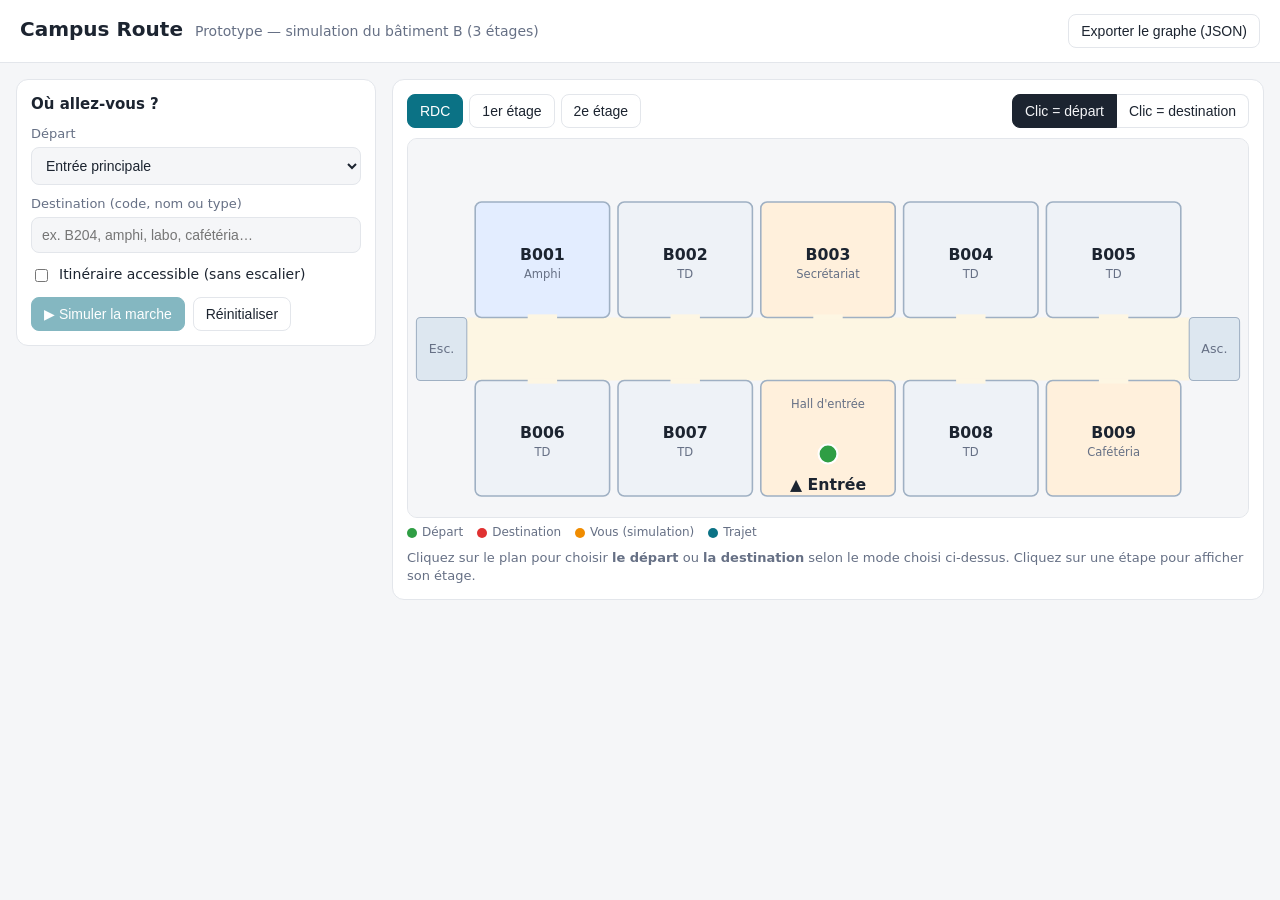
<file: prototype/campus_route_prototype.html>
<!doctype html>
<html lang="fr">
<head>
<meta charset="utf-8">
<meta name="viewport" content="width=device-width,initial-scale=1">
<title>Campus Route — Prototype</title>
<style>
:root{
  --bg:#f5f6f8;--panel:#fff;--ink:#1c2430;--muted:#667085;--line:#e3e6eb;
  --accent:#0b7285;--accent-ink:#fff;--room:#eef2f7;--room-line:#9fb0c3;--corr:#fdf6e3;
  --svc:#dde7f0;--route:#0b7285;--start:#2f9e44;--dest:#e03131;
  --amph:#e3edff;--lab:#e6f6ec;--serv:#fff0dc;--info:#f0ecff;--hatch:#d5dbe3;
}
@media (prefers-color-scheme:dark){
  :root{--bg:#12161c;--panel:#1b212a;--ink:#e8ecf2;--muted:#9aa5b4;--line:#2a323d;
  --accent:#3bc9db;--accent-ink:#06222a;--room:#232b36;--room-line:#56667c;--corr:#2b2a22;
  --svc:#2c3a48;--route:#3bc9db;--start:#51cf66;--dest:#ff6b6b;
  --amph:#1f2d4a;--lab:#1f3a2a;--serv:#40301a;--info:#2d2748;--hatch:#2f3844;}
}
*{box-sizing:border-box}
body{margin:0;font-family:system-ui,-apple-system,"Segoe UI",Roboto,sans-serif;background:var(--bg);color:var(--ink);line-height:1.4}
header{padding:14px 20px;border-bottom:1px solid var(--line);background:var(--panel);display:flex;align-items:baseline;gap:12px;flex-wrap:wrap}
header h1{margin:0;font-size:20px}
header span{color:var(--muted);font-size:14px}
header button{margin-left:auto}
main{display:grid;grid-template-columns:360px 1fr;gap:16px;padding:16px;max-width:1300px;margin:0 auto}
@media(max-width:900px){main{grid-template-columns:1fr}}
.card{background:var(--panel);border:1px solid var(--line);border-radius:12px;padding:14px}
.card h2{margin:0 0 10px;font-size:15px}
label{display:block;font-size:13px;color:var(--muted);margin:10px 0 4px}
input[type=text],select{width:100%;padding:9px 10px;border:1px solid var(--line);border-radius:8px;background:var(--bg);color:var(--ink);font-size:14px}
button{cursor:pointer;border:1px solid var(--line);background:var(--panel);color:var(--ink);padding:8px 12px;border-radius:8px;font-size:14px}
button.primary{background:var(--accent);color:var(--accent-ink);border-color:var(--accent)}
button:disabled{opacity:.5;cursor:default}
.row{display:flex;gap:8px;align-items:center;flex-wrap:wrap}
.check{display:flex;gap:8px;align-items:center;font-size:14px;color:var(--ink);margin:12px 0 0}
ul.results{list-style:none;margin:4px 0 0;padding:0;border:1px solid var(--line);border-radius:8px;overflow:hidden}
ul.results:empty{display:none}
ul.results li{padding:8px 10px;cursor:pointer;font-size:14px;border-bottom:1px solid var(--line)}
ul.results li:last-child{border-bottom:0}
ul.results li:hover{background:var(--bg)}
ul.results small{color:var(--muted)}
.side{display:flex;flex-direction:column;gap:12px}
.info{background:var(--info);border-radius:10px;padding:10px 12px;font-size:14px}
.info b{font-size:16px}
.badge{display:inline-block;font-size:12px;padding:2px 8px;border-radius:99px;background:var(--bg);border:1px solid var(--line);margin:4px 4px 0 0}
.summary{font-size:14px;margin-bottom:8px}
ol.steps{list-style:none;margin:0;padding:0;display:flex;flex-direction:column;gap:4px}
ol.steps li{display:flex;gap:10px;align-items:flex-start;padding:8px;border-radius:8px;cursor:pointer;font-size:14px}
ol.steps li:hover{background:var(--bg)}
ol.steps li.active{background:var(--bg);outline:2px solid var(--accent)}
ol.steps .ic{flex:0 0 26px;height:26px;border-radius:50%;background:var(--accent);color:var(--accent-ink);display:grid;place-items:center;font-weight:700;font-size:14px}
ol.steps small{display:block;color:var(--muted)}
.tabs{display:flex;gap:6px;margin-bottom:10px;flex-wrap:wrap;align-items:center}
.tabs button.on{background:var(--accent);color:var(--accent-ink);border-color:var(--accent)}
.tabs button .dot{display:inline-block;width:8px;height:8px;border-radius:50%;background:var(--dest);margin-left:6px}
.seg{margin-left:auto;display:flex;gap:0}
.seg button{border-radius:0}
.seg button:first-child{border-radius:8px 0 0 8px}
.seg button:last-child{border-radius:0 8px 8px 0;border-left:0}
.seg button.on{background:var(--ink);color:var(--bg);border-color:var(--ink)}
svg{width:100%;height:auto;display:block;border-radius:10px;border:1px solid var(--line);background:var(--bg)}
svg .bg{fill:var(--bg)}
svg .corr{fill:var(--corr)}
svg .svc{fill:var(--svc);stroke:var(--room-line)}
svg .room{fill:var(--room);stroke:var(--room-line);stroke-width:1.5}
svg .room.t-amph{fill:var(--amph)}
svg .room.t-lab{fill:var(--lab)}
svg .room.t-serv{fill:var(--serv)}
svg .room.dest{stroke:var(--dest);stroke-width:3}
svg .room.start{stroke:var(--start);stroke-width:3}
svg .atrium{fill:var(--hatch);stroke:var(--room-line);stroke-dasharray:4 4}
svg .code{font-size:15px;font-weight:700;fill:var(--ink)}
svg .tag{font-size:11px;fill:var(--muted)}
svg .lbl{font-size:12px;fill:var(--muted)}
svg .door{fill:var(--corr)}
svg .route{fill:none;stroke:var(--route);stroke-width:5;stroke-linecap:round;stroke-linejoin:round;stroke-dasharray:10 8;animation:dash 1s linear infinite}
@keyframes dash{to{stroke-dashoffset:-18}}
svg .mk-start{fill:var(--start);stroke:#fff;stroke-width:2}
svg .mk-dest{fill:var(--dest);stroke:#fff;stroke-width:2}
svg .walker{fill:#f08c00;stroke:#fff;stroke-width:3}
.hint{font-size:13px;color:var(--muted);margin-top:8px}
.legend{display:flex;gap:14px;flex-wrap:wrap;font-size:12px;color:var(--muted);margin-top:6px}
.legend i{display:inline-block;width:10px;height:10px;border-radius:50%;margin-right:5px;vertical-align:middle}
.toast{position:fixed;bottom:16px;left:50%;transform:translateX(-50%);background:var(--ink);color:var(--bg);padding:8px 14px;border-radius:8px;font-size:14px;opacity:0;transition:opacity .2s;pointer-events:none}
.toast.show{opacity:1}
</style>
</head>
<body>
<header>
  <h1>Campus Route</h1>
  <span>Prototype — simulation du bâtiment B (3 étages)</span>
  <button id="btnExport" title="Télécharger le graphe de navigation au format JSON">Exporter le graphe (JSON)</button>
</header>

<main>
  <div class="side">
    <div class="card">
      <h2>Où allez-vous ?</h2>
      <label for="start">Départ</label>
      <select id="start"></select>

      <label for="q">Destination (code, nom ou type)</label>
      <input type="text" id="q" placeholder="ex. B204, amphi, labo, cafétéria…" autocomplete="off">
      <ul class="results" id="results"></ul>

      <label class="check"><input type="checkbox" id="avoid"> Itinéraire accessible (sans escalier)</label>
      <div class="row" style="margin-top:12px">
        <button id="btnWalk" class="primary" disabled>▶ Simuler la marche</button>
        <button id="btnReset">Réinitialiser</button>
      </div>
    </div>

    <div class="card" id="infoCard" hidden>
      <h2>Lieu</h2>
      <div class="info" id="info"></div>
    </div>

    <div class="card" id="routeCard" hidden>
      <h2>Itinéraire</h2>
      <div class="summary" id="summary"></div>
      <ol class="steps" id="steps"></ol>
    </div>
  </div>

  <div class="card">
    <div class="tabs" id="tabs"></div>
    <svg id="plan" viewBox="0 0 800 360" role="img" aria-label="Plan de l'étage"></svg>
    <div class="legend">
      <span><i style="background:var(--start)"></i>Départ</span>
      <span><i style="background:var(--dest)"></i>Destination</span>
      <span><i style="background:#f08c00"></i>Vous (simulation)</span>
      <span><i style="background:var(--route)"></i>Trajet</span>
    </div>
    <div class="hint">Cliquez sur le plan pour choisir <b>le départ</b> ou <b>la destination</b> selon le mode choisi ci-dessus. Cliquez sur une étape pour afficher son étage.</div>
  </div>
</main>
<div class="toast" id="toast"></div>

<script>
// ==== CORE ====
// Moteur pur (sans DOM) : données du bâtiment, graphe, Dijkstra, instructions.
// Cette logique sera portée telle quelle vers Spring Boot (étape B).
const SCALE = 0.07;                 // 1 pixel du plan = 0,07 m
const FLOORS = [0, 1, 2];
const CX = i => 128 + 136 * i;      // abscisse du centre de chaque "case" du bâtiment

const SPECIAL = {
  B001:{name:'Amphithéâtre Turing',type:'Amphithéâtre',tag:'Amphi',cap:120,eq:['Vidéoprojecteur','Sonorisation','Prises']},
  B003:{name:'Secrétariat pédagogique',type:'Service',tag:'Secrétariat',cap:8,eq:['Accueil']},
  B009:{name:'Cafétéria',type:'Service',tag:'Cafétéria',cap:60,eq:['Distributeurs','Micro-ondes']},
  B104:{name:'Laboratoire de réseaux',type:'Laboratoire',tag:'Labo',cap:24,eq:['Postes réseau','Baies','Vidéoprojecteur']},
  B108:{name:'Salle informatique 1',type:'Salle informatique',tag:'Info',cap:30,eq:['30 PC','Vidéoprojecteur']},
  B203:{name:'Laboratoire de sécurité',type:'Laboratoire',tag:'Labo',cap:20,eq:['Postes dédiés','Vidéoprojecteur']},
  B207:{name:'Salle informatique 2',type:'Salle informatique',tag:'Info',cap:30,eq:['30 PC','Vidéoprojecteur']},
};

const nodes = {}, edges = [], rooms = [], adj = {};
function addNode(id, floor, x, y, type, label){ nodes[id] = {id, floor, x, y, type, label}; adj[id] = []; }
function addEdge(a, b, w, kind = 'walk'){
  edges.push({a, b, w, kind});
  adj[a].push({to: b, w, kind});
  adj[b].push({to: a, w, kind});
}

FLOORS.forEach(f => {
  // couloir
  for (let i = 0; i < 5; i++){
    addNode(`C${f}_${i}`, f, CX(i), 200, 'corridor', 'Couloir');
    if (i > 0) addEdge(`C${f}_${i-1}`, `C${f}_${i}`, 136);
  }
  // escalier (gauche) et ascenseur (droite)
  addNode(`S${f}`, f, 32, 200, 'stairs', 'Escalier');
  addNode(`E${f}`, f, 768, 200, 'elevator', 'Ascenseur');
  addEdge(`S${f}`, `C${f}_0`, 96);
  addEdge(`E${f}`, `C${f}_4`, 96);
  if (f > 0){
    addEdge(`S${f-1}`, `S${f}`, 140, 'stairs');     // monter à pied coûte plus cher
    addEdge(`E${f-1}`, `E${f}`, 90, 'elevator');    // attente + trajet
  }
  // salles : 5 en haut, 4 en bas (le centre du bas est le hall / l'atrium)
  for (let k = 0; k < 9; k++){
    const top = k < 5;
    const slot = top ? k : [0, 1, 3, 4][k - 5];
    const code = `B${f}0${k + 1}`;
    const sp = SPECIAL[code] || {};
    const room = {
      code, floor: f, slot, top,
      name: sp.name || `Salle de TD ${code}`,
      type: sp.type || 'Salle de TD',
      tag: sp.tag || 'TD',
      cap: sp.cap || 30,
      eq: sp.eq || ['Tableau', 'Vidéoprojecteur'],
    };
    rooms.push(room);
    addNode(code, f, CX(slot), top ? 115 : 285, 'room', code);
    addEdge(code, `C${f}_${slot}`, 85);
  }
});
addNode('ENTREE', 0, 400, 300, 'entrance', 'Entrée principale');
addEdge('ENTREE', 'C0_2', 100);

function floorName(f){ return f === 0 ? 'RDC' : f === 1 ? '1er étage' : `${f}e étage`; }
function roomByCode(c){ return rooms.find(r => r.code === c); }

// Parse un code de salle selon la convention : lettre = bâtiment, 1er chiffre = étage
function parseRoomCode(code){
  const m = /^([A-Z])(\d)(\d{2})$/i.exec(code.replace(/\s+/g, ''));
  return m ? {building: m[1].toUpperCase(), floor: +m[2], number: m[3]} : null;
}

// Dijkstra : plus court chemin ; avoid = true exclut les escaliers
function dijkstra(src, dst, avoid = false){
  const dist = {}, prev = {}, done = {};
  Object.keys(nodes).forEach(k => dist[k] = Infinity);
  dist[src] = 0;
  for (;;){
    let u = null, best = Infinity;
    for (const k in dist) if (!done[k] && dist[k] < best){ best = dist[k]; u = k; }
    if (u === null || u === dst) break;
    done[u] = true;
    for (const e of adj[u]){
      if (avoid && e.kind === 'stairs') continue;
      const nd = dist[u] + e.w;
      if (nd < dist[e.to]){ dist[e.to] = nd; prev[e.to] = {from: u, edge: e}; }
    }
  }
  if (dist[dst] === Infinity) return null;
  const path = [dst], used = [];
  for (let c = dst; c !== src;){ const p = prev[c]; used.unshift(p.edge); path.unshift(p.from); c = p.from; }
  let walk = 0, extra = 0;
  used.forEach(e => { if (e.kind === 'walk') walk += e.w; else extra += e.kind === 'stairs' ? 12 : 25; });
  const meters = walk * SCALE;
  return {path, meters, secs: meters / 1.3 + extra};
}

// Transforme une liste de nœuds en instructions « façon GPS »
function buildSteps(path){
  const segs = [];
  let prevDir = null;
  for (let i = 1; i < path.length; i++){
    const a = nodes[path[i-1]], b = nodes[path[i]];
    if (a.floor !== b.floor){
      const last = segs[segs.length - 1];
      if (last && last.type === 'floor' && last.kind === a.type) last.to = b.floor;
      else segs.push({type: 'floor', kind: a.type, from: a.floor, to: b.floor, floor: a.floor, node: b.id});
      prevDir = null;
      continue;
    }
    const dx = b.x - a.x, dy = b.y - a.y, len = Math.hypot(dx, dy);
    const d = [dx / len, dy / len];
    const last = segs[segs.length - 1];
    if (last && last.type === 'walk' && prevDir && prevDir[0]*d[0] + prevDir[1]*d[1] > 0.99){
      last.len += len;
    } else {
      let turn = null;
      if (prevDir){
        const cross = prevDir[0]*d[1] - prevDir[1]*d[0];   // >0 : virage à droite (axe y vers le bas)
        const dot = prevDir[0]*d[0] + prevDir[1]*d[1];
        if (Math.abs(cross) > 0.3) turn = cross > 0 ? 'droite' : 'gauche';
        else if (dot < 0) turn = 'demi-tour';
      }
      segs.push({type: 'walk', len, turn, floor: a.floor, node: a.id});
    }
    prevDir = d;
  }

  const start = nodes[path[0]], dest = nodes[path[path.length - 1]];
  const steps = [{icon: '●', text: `Départ : ${start.label}`, sub: floorName(start.floor), floor: start.floor}];
  segs.forEach((s, idx) => {
    const isLast = idx === segs.length - 1;
    if (s.type === 'floor'){
      const up = s.to > s.from;
      const verb = up ? 'Montez' : 'Descendez';
      const text = s.kind === 'elevator'
        ? `Prenez l'ascenseur et ${verb.toLowerCase()} au ${floorName(s.to)}`
        : `${verb} par l'escalier jusqu'au ${floorName(s.to)}`;
      steps.push({icon: '↕', text, sub: `${floorName(s.from)} → ${floorName(s.to)}`, floor: s.from});
      return;
    }
    const m = Math.max(1, Math.round(s.len * SCALE));
    const before = segs[idx - 1];
    let t;
    if (s.turn === 'demi-tour') t = `Faites demi-tour et avancez de ${m} m`;
    else if (s.turn) t = `Tournez à ${s.turn} et avancez de ${m} m`;
    else if (before && before.type === 'floor')
      t = `Sortez ${before.kind === 'elevator' ? "de l'ascenseur" : "de l'escalier"} et avancez de ${m} m`;
    else if (idx === 0 && start.type === 'room') t = `Sortez de la salle ${start.label} et avancez de ${m} m`;
    else if (idx === 0 && start.type === 'entrance') t = `Depuis l'entrée, avancez de ${m} m jusqu'au couloir`;
    else t = `Avancez de ${m} m`;
    if (isLast) t += dest.type === 'room' ? ` jusqu'à la salle ${dest.label}` : ` jusqu'à : ${dest.label}`;
    const icon = s.turn === 'droite' ? '↱' : s.turn === 'gauche' ? '↰' : s.turn === 'demi-tour' ? '↶' : '↑';
    steps.push({icon, text: t, sub: floorName(s.floor), floor: s.floor});
  });
  const r = dest.type === 'room' ? roomByCode(dest.id) : null;
  steps.push({icon: '⚑', text: `Vous êtes arrivé : ${dest.label}`, sub: r ? `${r.name} · ${floorName(dest.floor)}` : floorName(dest.floor), floor: dest.floor});
  return steps;
}

// ==== END CORE ====

// ==== UI ====
const $ = s => document.querySelector(s);
const state = {start: 'ENTREE', dest: null, floor: 0, avoid: false, click: 'start', route: null, steps: null, activeStep: -1};
let raf = null;

function toast(msg){
  const t = $('#toast'); t.textContent = msg; t.classList.add('show');
  clearTimeout(toast.t); toast.t = setTimeout(() => t.classList.remove('show'), 2200);
}

// --- liste de départ
function fillStartSelect(){
  const sel = $('#start');
  let html = `<option value="ENTREE">Entrée principale</option>`;
  html += rooms.slice().sort((a, b) => a.code.localeCompare(b.code))
    .map(r => `<option value="${r.code}">${r.code} — ${r.name}</option>`).join('');
  html += `<option value="__custom" hidden></option>`;
  sel.innerHTML = html;
  sel.value = state.start;
}
function syncStartSelect(){
  const sel = $('#start'), opt = sel.querySelector('option[value="__custom"]');
  if ([...sel.options].some(o => o.value === state.start)) { sel.value = state.start; return; }
  opt.value = state.start; opt.hidden = false;
  opt.textContent = `Point choisi sur le plan (${floorName(nodes[state.start].floor)})`;
  sel.value = state.start;
}

// --- recherche
function search(q){
  q = q.trim().toLowerCase().replace(/\s+/g, '');
  if (!q) return [];
  const norm = s => s.toLowerCase().replace(/\s+/g, '');
  return rooms.filter(r => r.code.toLowerCase().includes(q) || norm(r.name).includes(q) || norm(r.type).includes(q)).slice(0, 8);
}
function showResults(){
  const list = search($('#q').value);
  $('#results').innerHTML = list.map(r =>
    `<li data-code="${r.code}"><b>${r.code}</b> · ${r.name}<br><small>${r.type} · ${floorName(r.floor)}</small></li>`).join('');
}
function pickDest(code){
  state.dest = code;
  $('#q').value = code;
  $('#results').innerHTML = '';
  update(true);
}

// --- mise à jour globale
function update(focus){
  stopWalk();
  state.activeStep = -1;
  state.route = null; state.steps = null;
  if (state.dest && state.dest !== state.start){
    state.route = dijkstra(state.start, state.dest, state.avoid);
    if (state.route) state.steps = buildSteps(state.route.path);
    else toast('Aucun itinéraire trouvé.');
  }
  if (focus) state.floor = nodes[state.start].floor;
  renderInfo(); renderRoute(); renderTabs(); renderPlan();
  $('#btnWalk').disabled = !state.route;
}

function renderInfo(){
  const card = $('#infoCard');
  if (!state.dest){ card.hidden = true; return; }
  const r = roomByCode(state.dest);
  card.hidden = false;
  $('#info').innerHTML =
    `<b>${r.code}</b> — ${r.name}<br>${r.type} · ${floorName(r.floor)} · bâtiment B` +
    `<div><span class="badge">Capacité : ${r.cap}</span><span class="badge">Ascenseur : oui</span>` +
    r.eq.map(e => `<span class="badge">${e}</span>`).join('') + `</div>`;
}

function renderRoute(){
  const card = $('#routeCard');
  if (!state.dest){ card.hidden = true; return; }
  card.hidden = false;
  if (state.dest === state.start){
    $('#summary').textContent = 'Vous êtes déjà sur place.'; $('#steps').innerHTML = ''; return;
  }
  if (!state.route){ $('#summary').textContent = 'Aucun itinéraire.'; $('#steps').innerHTML = ''; return; }
  const min = Math.max(1, Math.round(state.route.secs / 60));
  $('#summary').innerHTML = `<b>≈ ${Math.round(state.route.meters)} m</b> · environ ${min} min` +
    (state.avoid ? ' · <span class="badge">sans escalier</span>' : '');
  $('#steps').innerHTML = state.steps.map((s, i) =>
    `<li data-i="${i}" class="${i === state.activeStep ? 'active' : ''}"><span class="ic">${s.icon}</span><span>${s.text}<small>${s.sub}</small></span></li>`).join('');
}

function renderTabs(){
  const onRoute = new Set(state.route ? state.route.path.map(id => nodes[id].floor) : []);
  $('#tabs').innerHTML = FLOORS.map(f =>
    `<button data-f="${f}" class="${f === state.floor ? 'on' : ''}">${floorName(f)}${onRoute.has(f) ? '<span class="dot"></span>' : ''}</button>`).join('') +
    `<div class="seg"><button data-mode="start" class="${state.click === 'start' ? 'on' : ''}">Clic = départ</button>` +
    `<button data-mode="dest" class="${state.click === 'dest' ? 'on' : ''}">Clic = destination</button></div>`;
}

function renderPlan(){
  const f = state.floor;
  let s = `<rect class="bg" x="0" y="0" width="800" height="360"/><rect class="corr" x="56" y="170" width="688" height="60"/>`;
  s += `<rect class="svc" x="8" y="170" width="48" height="60" rx="4"/><text class="lbl" x="32" y="204" text-anchor="middle">Esc.</text>`;
  s += `<rect class="svc" x="744" y="170" width="48" height="60" rx="4"/><text class="lbl" x="768" y="204" text-anchor="middle">Asc.</text>`;

  rooms.filter(r => r.floor === f).forEach(r => {
    const cx = CX(r.slot), y0 = r.top ? 60 : 230;
    const cls = ['room', r.type === 'Amphithéâtre' ? 't-amph' : /Labo|informatique/.test(r.type) ? 't-lab' : r.type === 'Service' ? 't-serv' : '',
      r.code === state.dest ? 'dest' : '', r.code === state.start ? 'start' : ''].join(' ');
    s += `<rect class="${cls}" x="${cx - 64}" y="${y0}" width="128" height="110" rx="6"/>`;
    s += `<text class="code" x="${cx}" y="${y0 + 55}" text-anchor="middle">${r.code}</text>`;
    s += `<text class="tag" x="${cx}" y="${y0 + 72}" text-anchor="middle">${r.tag}</text>`;
    s += `<rect class="door" x="${cx - 14}" y="${r.top ? 167 : 228}" width="28" height="5"/>`;
  });
  // hall / atrium (case centrale du bas)
  if (f === 0){
    s += `<rect class="room t-serv" x="336" y="230" width="128" height="110" rx="6"/>`;
    s += `<text class="tag" x="400" y="256" text-anchor="middle">Hall d'entrée</text>`;
    s += `<text class="code" x="400" y="334" text-anchor="middle">▲ Entrée</text>`;
  } else {
    s += `<rect class="atrium" x="336" y="230" width="128" height="110" rx="6"/>`;
    s += `<text class="tag" x="400" y="290" text-anchor="middle">Atrium (vide)</text>`;
  }

  // trajet
  if (state.route){
    let pts = [];
    const flush = () => { if (pts.length > 1) s += `<polyline class="route" points="${pts.join(' ')}"/>`; pts = []; };
    state.route.path.forEach(id => {
      const n = nodes[id];
      if (n.floor === f) pts.push(`${n.x},${n.y}`); else flush();
    });
    flush();
  }
  // marqueurs
  const st = nodes[state.start];
  if (st.floor === f) s += `<circle class="mk-start" cx="${st.x}" cy="${st.y}" r="9"/>`;
  if (state.dest){
    const d = nodes[state.dest];
    if (d.floor === f) s += `<circle class="mk-dest" cx="${d.x}" cy="${d.y}" r="10"/><circle cx="${d.x}" cy="${d.y}" r="4" fill="#fff"/>`;
  }
  s += `<circle id="walker" class="walker" r="9" cx="0" cy="0" visibility="hidden"/>`;
  $('#plan').innerHTML = s;
}

// --- clic sur le plan
function pickNodeAt(f, x, y){
  if (x >= 60 && x < 740){
    const slot = Math.floor((x - 60) / 136);
    if (y >= 60 && y < 170){ const r = rooms.find(r => r.floor === f && r.top && r.slot === slot); if (r) return r.code; }
    if (y > 230 && y <= 340){
      const r = rooms.find(r => r.floor === f && !r.top && r.slot === slot); if (r) return r.code;
      if (f === 0 && slot === 2) return 'ENTREE';
    }
    if (y >= 170 && y <= 230) return `C${f}_${Math.max(0, Math.min(4, Math.round((x - 128) / 136)))}`;
  }
  if (x < 56 && y >= 170 && y <= 230) return `S${f}`;
  if (x > 744 && y >= 170 && y <= 230) return `E${f}`;
  return null;
}
function onPlanClick(ev){
  const svg = $('#plan'), rect = svg.getBoundingClientRect();
  const x = (ev.clientX - rect.left) / rect.width * 800, y = (ev.clientY - rect.top) / rect.height * 360;
  const id = pickNodeAt(state.floor, x, y);
  if (!id){ toast("Cliquez sur une salle, le couloir ou l'entrée."); return; }
  if (state.click === 'dest'){
    if (nodes[id].type !== 'room'){ toast('Choisissez une salle comme destination.'); return; }
    pickDest(id);
  } else {
    state.start = id; syncStartSelect(); update(false);
  }
}

// --- simulation de marche (point animé, change d'étage automatiquement)
function stopWalk(){
  if (raf) cancelAnimationFrame(raf);
  raf = null;
  const w = $('#walker'); if (w) w.setAttribute('visibility', 'hidden');
}
function startWalk(){
  if (!state.route) return;
  stopWalk();
  const pts = state.route.path.map(id => nodes[id]);
  let i = 0, t = 0, pause = 0, last = performance.now();
  const speed = 230;
  const place = (x, y) => {
    const w = $('#walker'); if (!w) return;
    w.setAttribute('cx', x); w.setAttribute('cy', y); w.setAttribute('visibility', 'visible');
  };
  state.floor = pts[0].floor; renderTabs(); renderPlan(); place(pts[0].x, pts[0].y);
  const frame = now => {
    const dt = Math.min(0.05, (now - last) / 1000); last = now;
    if (pause > 0){ pause -= dt; raf = requestAnimationFrame(frame); return; }
    const a = pts[i], b = pts[i + 1];
    if (!b){ raf = null; return; }
    if (a.floor !== b.floor){
      i++; t = 0; pause = 0.7;
      state.floor = b.floor; renderTabs(); renderPlan(); place(b.x, b.y);
    } else {
      const len = Math.hypot(b.x - a.x, b.y - a.y);
      t += speed * dt;
      if (t >= len){ i++; t = 0; place(b.x, b.y); }
      else place(a.x + (b.x - a.x) * t / len, a.y + (b.y - a.y) * t / len);
    }
    raf = requestAnimationFrame(frame);
  };
  raf = requestAnimationFrame(frame);
}

// --- export du graphe (pour la future base de données / API)
function exportGraph(){
  const data = {building: 'B', scale_m_per_px: SCALE, floors: FLOORS, rooms, nodes: Object.values(nodes), edges};
  const blob = new Blob([JSON.stringify(data, null, 2)], {type: 'application/json'});
  const a = document.createElement('a');
  a.href = URL.createObjectURL(blob); a.download = 'campus_route_graph.json'; a.click();
  URL.revokeObjectURL(a.href);
}

// --- événements
$('#q').addEventListener('input', showResults);
$('#q').addEventListener('focus', showResults);
$('#q').addEventListener('keydown', e => {
  if (e.key === 'Enter'){ const l = search($('#q').value); if (l.length) pickDest(l[0].code); else toast('Aucune salle trouvée.'); }
});
$('#results').addEventListener('click', e => { const li = e.target.closest('li'); if (li) pickDest(li.dataset.code); });
document.addEventListener('click', e => { if (!e.target.closest('#q') && !e.target.closest('#results')) $('#results').innerHTML = ''; });
$('#start').addEventListener('change', e => { state.start = e.target.value; update(true); });
$('#avoid').addEventListener('change', e => { state.avoid = e.target.checked; update(true); });
$('#btnWalk').addEventListener('click', startWalk);
$('#btnReset').addEventListener('click', () => {
  state.start = 'ENTREE'; state.dest = null; $('#q').value = ''; $('#avoid').checked = false; state.avoid = false;
  syncStartSelect(); update(true);
});
$('#btnExport').addEventListener('click', exportGraph);
$('#plan').addEventListener('click', onPlanClick);
$('#tabs').addEventListener('click', e => {
  const b = e.target.closest('button'); if (!b) return;
  if (b.dataset.mode){ state.click = b.dataset.mode; renderTabs(); return; }
  if (b.dataset.f !== undefined){ stopWalk(); state.floor = +b.dataset.f; renderTabs(); renderPlan(); }
});
$('#steps').addEventListener('click', e => {
  const li = e.target.closest('li'); if (!li) return;
  stopWalk();
  state.activeStep = +li.dataset.i;
  state.floor = state.steps[state.activeStep].floor;
  renderRoute(); renderTabs(); renderPlan();
});

fillStartSelect();
update(true);
// ==== END UI ====
</script>
</body>
</html>
</file>
